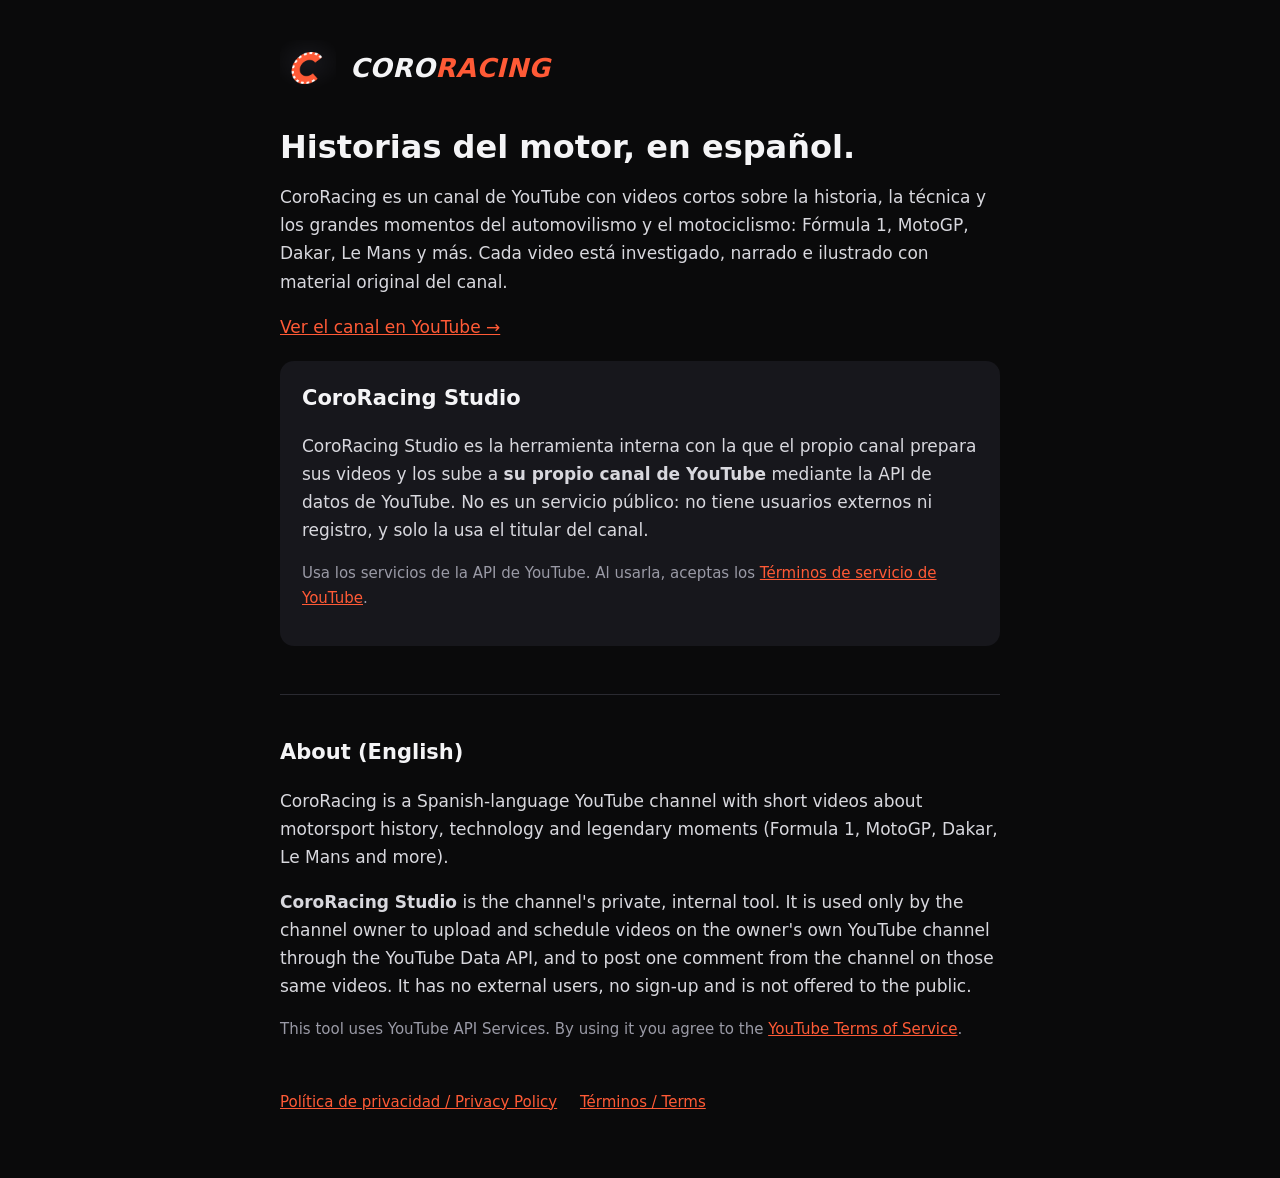
<file: index.html>
<!doctype html>
<html lang="es">
<head>
  <meta charset="utf-8">
  <meta name="viewport" content="width=device-width, initial-scale=1">
  <title>CoroRacing</title>
  <meta name="description" content="CoroRacing — historias del motor en español. Motorsport stories in Spanish.">
  <link rel="icon" href="logo.png">
  <link rel="stylesheet" href="style.css">
</head>
<body>
<main>
  <header>
    <img src="logo.png" alt="CoroRacing">
    <div class="wordmark">CORO<span>RACING</span></div>
  </header>

  <h1>Historias del motor, en español.</h1>
  <p>CoroRacing es un canal de YouTube con videos cortos sobre la historia,
  la técnica y los grandes momentos del automovilismo y el motociclismo:
  Fórmula 1, MotoGP, Dakar, Le Mans y más. Cada video está investigado,
  narrado e ilustrado con material original del canal.</p>

  <p><a href="https://www.youtube.com/@cororacingmotorsports">Ver el canal en YouTube →</a></p>

  <div class="card">
    <h2 style="margin-top:0">CoroRacing Studio</h2>
    <p>CoroRacing Studio es la herramienta interna con la que el propio
    canal prepara sus videos y los sube a <strong>su propio canal de
    YouTube</strong> mediante la API de datos de YouTube. No es un servicio
    público: no tiene usuarios externos ni registro, y solo la usa el
    titular del canal.</p>
    <p class="muted">Usa los servicios de la API de YouTube. Al usarla,
    aceptas los <a href="https://www.youtube.com/t/terms">Términos de
    servicio de YouTube</a>.</p>
  </div>

  <section class="lang" lang="en">
    <h2>About (English)</h2>
    <p>CoroRacing is a Spanish-language YouTube channel with short videos about
    motorsport history, technology and legendary moments (Formula 1, MotoGP,
    Dakar, Le Mans and more).</p>
    <p><strong>CoroRacing Studio</strong> is the channel's private, internal
    tool. It is used only by the channel owner to upload and schedule videos
    on the owner's own YouTube channel through the YouTube Data API, and to
    post one comment from the channel on those same videos. It has no
    external users, no sign-up and is not offered to the public.</p>
    <p class="muted">This tool uses YouTube API Services. By using it you agree
    to the <a href="https://www.youtube.com/t/terms">YouTube Terms of Service</a>.</p>
  </section>

  <nav>
    <a href="privacy.html">Política de privacidad / Privacy Policy</a>
    <a href="terms.html">Términos / Terms</a>
  </nav>
</main>
</body>
</html>
</file>
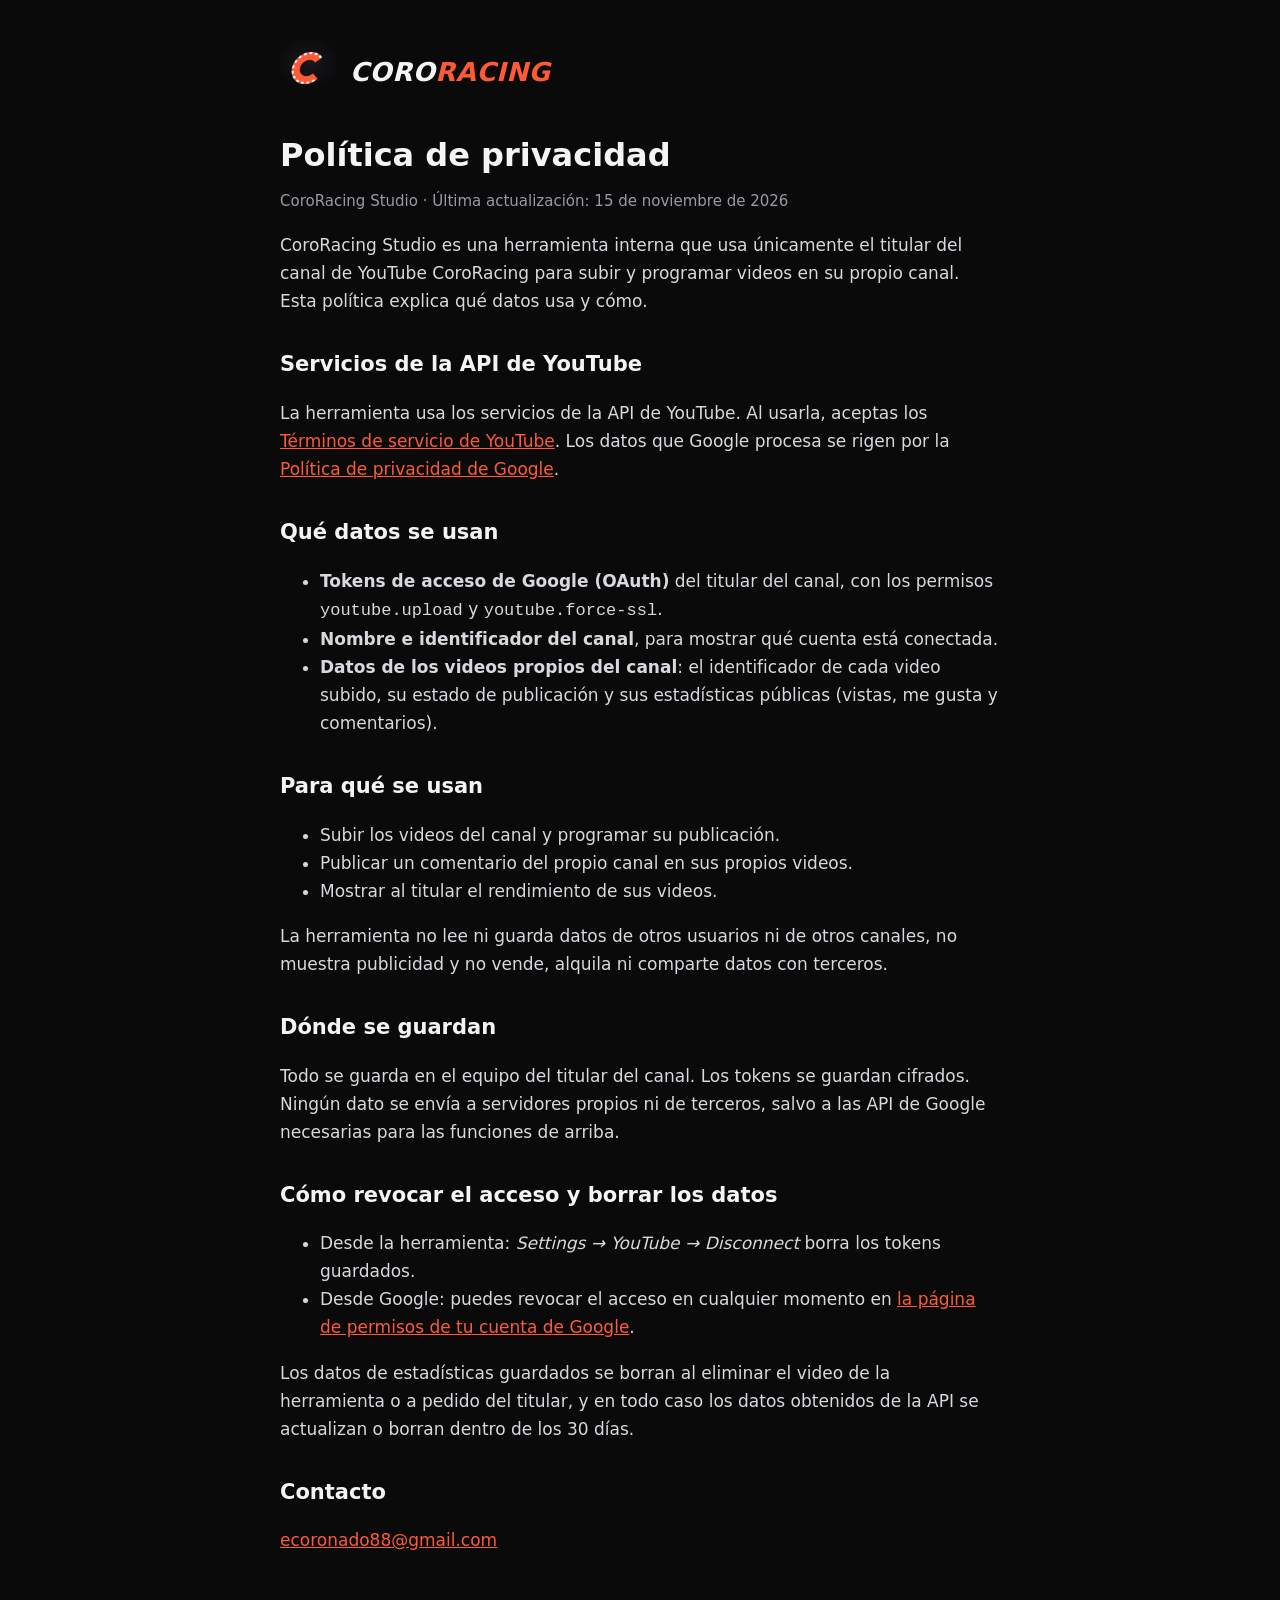
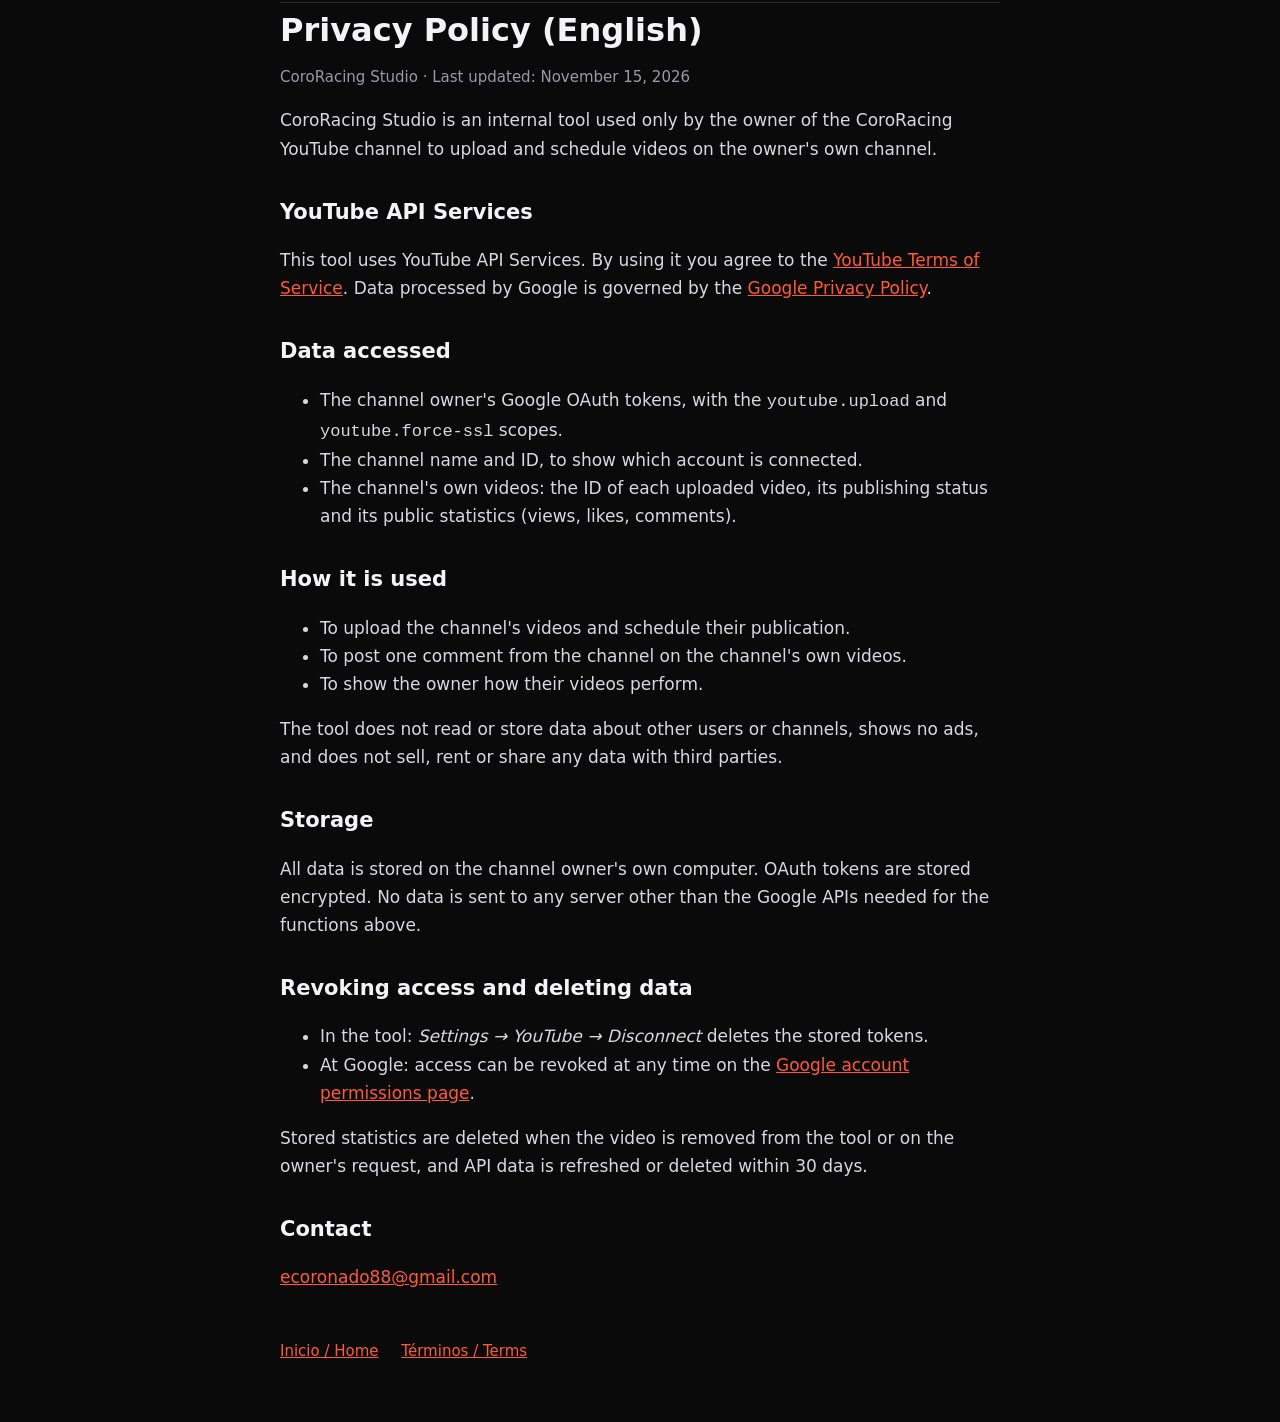
<file: privacy.html>
<!doctype html>
<html lang="es">
<head>
  <meta charset="utf-8">
  <meta name="viewport" content="width=device-width, initial-scale=1">
  <title>Privacidad — CoroRacing</title>
  <link rel="icon" href="logo.png">
  <link rel="stylesheet" href="style.css">
</head>
<body>
<main>
  <header>
    <a href="index.html"><img src="logo.png" alt="CoroRacing"></a>
    <a href="index.html" class="wordmark">CORO<span>RACING</span></a>
  </header>

  <h1>Política de privacidad</h1>
  <p class="muted">CoroRacing Studio · Última actualización: 15 de noviembre de 2026</p>

  <p>CoroRacing Studio es una herramienta interna que usa únicamente el
  titular del canal de YouTube CoroRacing para subir y programar videos en
  su propio canal. Esta política explica qué datos usa y cómo.</p>

  <h2>Servicios de la API de YouTube</h2>
  <p>La herramienta usa los servicios de la API de YouTube. Al usarla,
  aceptas los <a href="https://www.youtube.com/t/terms">Términos de servicio
  de YouTube</a>. Los datos que Google procesa se rigen por la
  <a href="https://policies.google.com/privacy">Política de privacidad de
  Google</a>.</p>

  <h2>Qué datos se usan</h2>
  <ul>
    <li><strong>Tokens de acceso de Google (OAuth)</strong> del titular del
    canal, con los permisos <code>youtube.upload</code> y
    <code>youtube.force-ssl</code>.</li>
    <li><strong>Nombre e identificador del canal</strong>, para mostrar qué
    cuenta está conectada.</li>
    <li><strong>Datos de los videos propios del canal</strong>: el
    identificador de cada video subido, su estado de publicación y sus
    estadísticas públicas (vistas, me gusta y comentarios).</li>
  </ul>

  <h2>Para qué se usan</h2>
  <ul>
    <li>Subir los videos del canal y programar su publicación.</li>
    <li>Publicar un comentario del propio canal en sus propios videos.</li>
    <li>Mostrar al titular el rendimiento de sus videos.</li>
  </ul>
  <p>La herramienta no lee ni guarda datos de otros usuarios ni de otros
  canales, no muestra publicidad y no vende, alquila ni comparte datos con
  terceros.</p>

  <h2>Dónde se guardan</h2>
  <p>Todo se guarda en el equipo del titular del canal. Los tokens se
  guardan cifrados. Ningún dato se envía a servidores propios ni de
  terceros, salvo a las API de Google necesarias para las funciones de
  arriba.</p>

  <h2>Cómo revocar el acceso y borrar los datos</h2>
  <ul>
    <li>Desde la herramienta: <em>Settings → YouTube → Disconnect</em> borra
    los tokens guardados.</li>
    <li>Desde Google: puedes revocar el acceso en cualquier momento en
    <a href="https://security.google.com/settings/security/permissions">la
    página de permisos de tu cuenta de Google</a>.</li>
  </ul>
  <p>Los datos de estadísticas guardados se borran al eliminar el video de la
  herramienta o a pedido del titular, y en todo caso los datos obtenidos de
  la API se actualizan o borran dentro de los 30 días.</p>

  <h2>Contacto</h2>
  <p><a href="mailto:ecoronado88@gmail.com">ecoronado88@gmail.com</a></p>

  <section class="lang" lang="en">
    <h1>Privacy Policy (English)</h1>
    <p class="muted">CoroRacing Studio · Last updated: November 15, 2026</p>

    <p>CoroRacing Studio is an internal tool used only by the owner of the
    CoroRacing YouTube channel to upload and schedule videos on the owner's
    own channel.</p>

    <h2>YouTube API Services</h2>
    <p>This tool uses YouTube API Services. By using it you agree to the
    <a href="https://www.youtube.com/t/terms">YouTube Terms of Service</a>.
    Data processed by Google is governed by the
    <a href="https://policies.google.com/privacy">Google Privacy Policy</a>.</p>

    <h2>Data accessed</h2>
    <ul>
      <li>The channel owner's Google OAuth tokens, with the
      <code>youtube.upload</code> and <code>youtube.force-ssl</code> scopes.</li>
      <li>The channel name and ID, to show which account is connected.</li>
      <li>The channel's own videos: the ID of each uploaded video, its
      publishing status and its public statistics (views, likes, comments).</li>
    </ul>

    <h2>How it is used</h2>
    <ul>
      <li>To upload the channel's videos and schedule their publication.</li>
      <li>To post one comment from the channel on the channel's own videos.</li>
      <li>To show the owner how their videos perform.</li>
    </ul>
    <p>The tool does not read or store data about other users or channels,
    shows no ads, and does not sell, rent or share any data with third
    parties.</p>

    <h2>Storage</h2>
    <p>All data is stored on the channel owner's own computer. OAuth tokens
    are stored encrypted. No data is sent to any server other than the
    Google APIs needed for the functions above.</p>

    <h2>Revoking access and deleting data</h2>
    <ul>
      <li>In the tool: <em>Settings → YouTube → Disconnect</em> deletes the
      stored tokens.</li>
      <li>At Google: access can be revoked at any time on the
      <a href="https://security.google.com/settings/security/permissions">Google
      account permissions page</a>.</li>
    </ul>
    <p>Stored statistics are deleted when the video is removed from the tool
    or on the owner's request, and API data is refreshed or deleted within
    30 days.</p>

    <h2>Contact</h2>
    <p><a href="mailto:ecoronado88@gmail.com">ecoronado88@gmail.com</a></p>
  </section>

  <nav>
    <a href="index.html">Inicio / Home</a>
    <a href="terms.html">Términos / Terms</a>
  </nav>
</main>
</body>
</html>
</file>
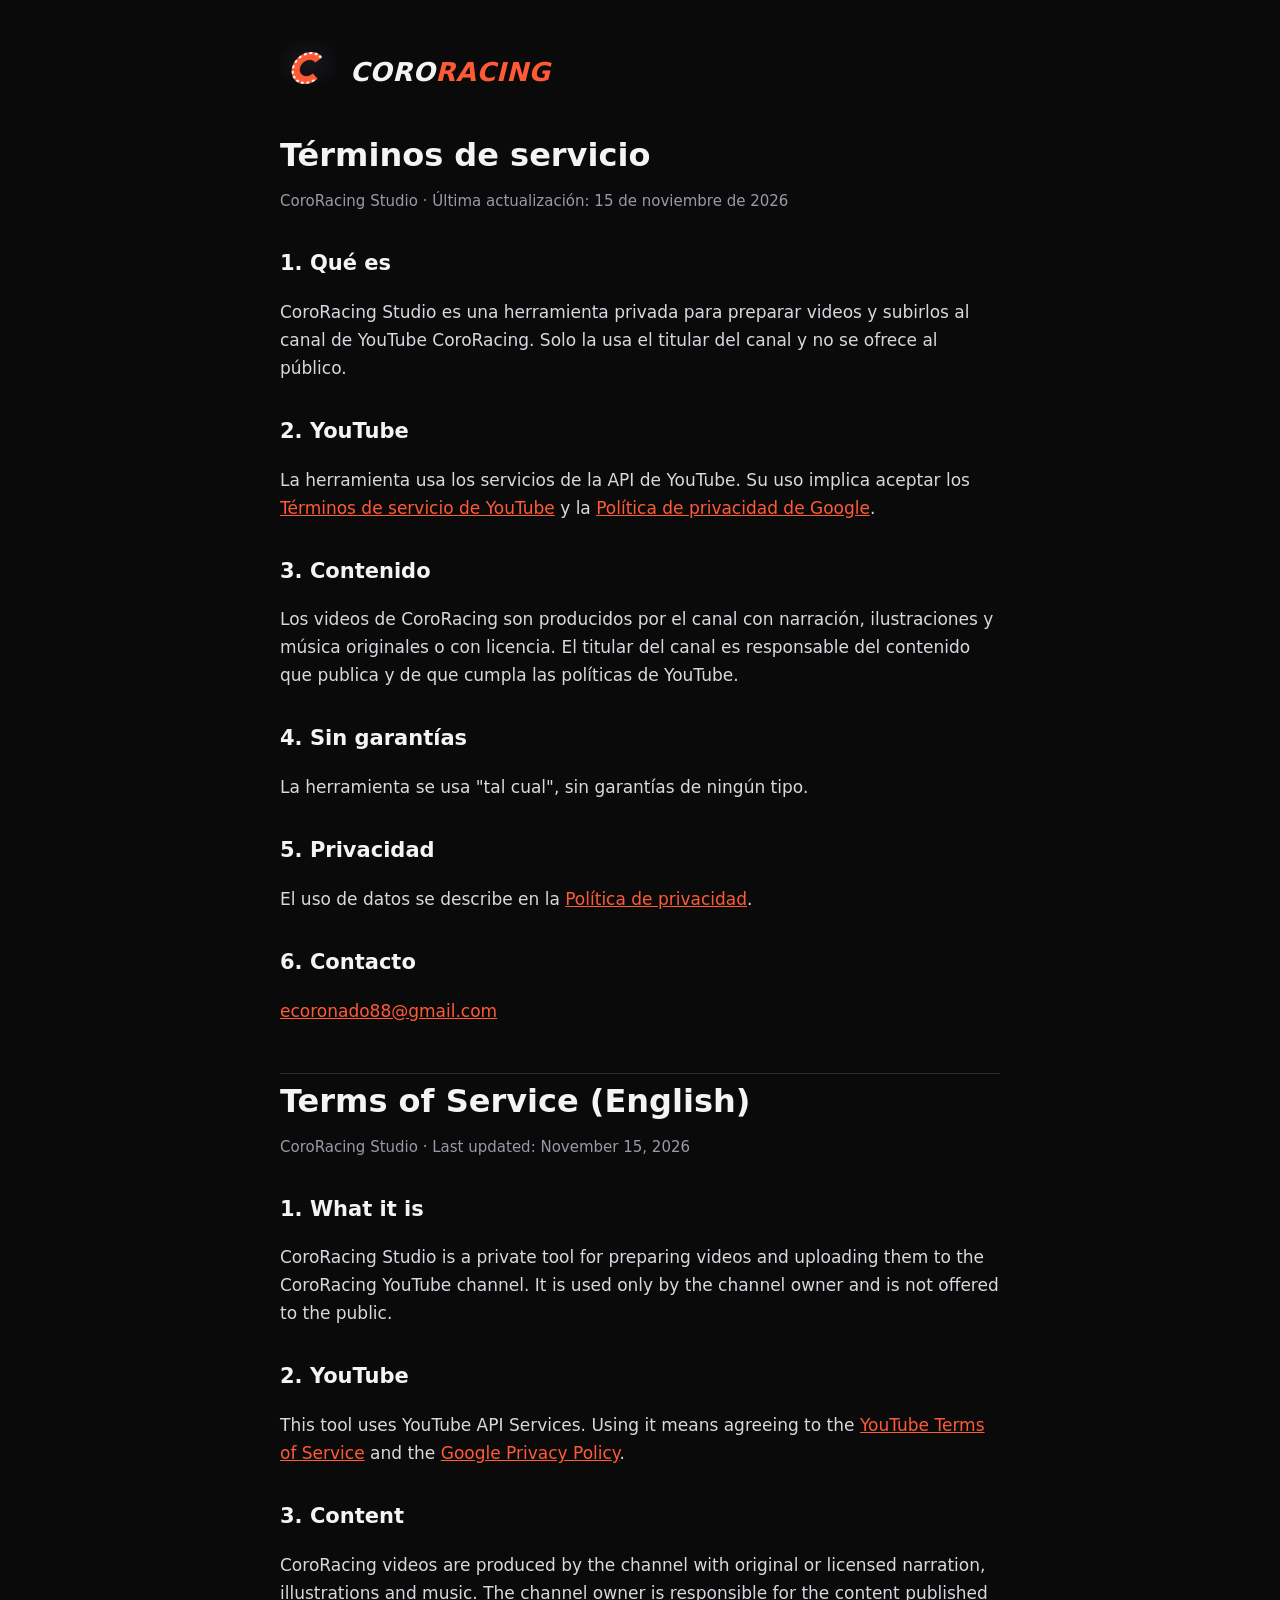
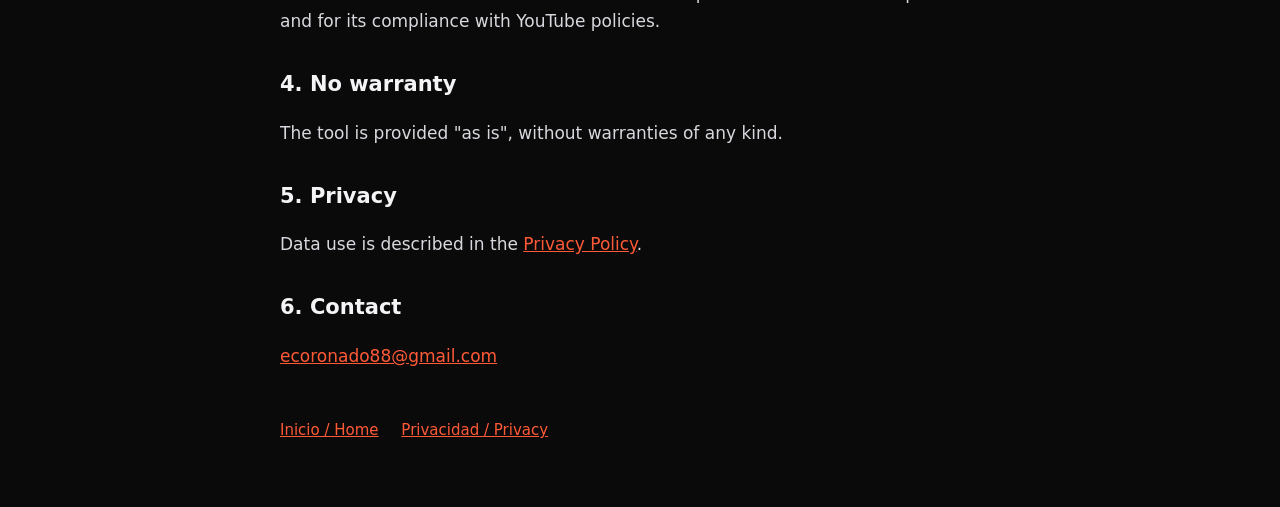
<file: terms.html>
<!doctype html>
<html lang="es">
<head>
  <meta charset="utf-8">
  <meta name="viewport" content="width=device-width, initial-scale=1">
  <title>Términos — CoroRacing</title>
  <link rel="icon" href="logo.png">
  <link rel="stylesheet" href="style.css">
</head>
<body>
<main>
  <header>
    <a href="index.html"><img src="logo.png" alt="CoroRacing"></a>
    <a href="index.html" class="wordmark">CORO<span>RACING</span></a>
  </header>

  <h1>Términos de servicio</h1>
  <p class="muted">CoroRacing Studio · Última actualización: 15 de noviembre de 2026</p>

  <h2>1. Qué es</h2>
  <p>CoroRacing Studio es una herramienta privada para preparar videos y
  subirlos al canal de YouTube CoroRacing. Solo la usa el titular del canal
  y no se ofrece al público.</p>

  <h2>2. YouTube</h2>
  <p>La herramienta usa los servicios de la API de YouTube. Su uso implica
  aceptar los <a href="https://www.youtube.com/t/terms">Términos de servicio
  de YouTube</a> y la <a href="https://policies.google.com/privacy">Política
  de privacidad de Google</a>.</p>

  <h2>3. Contenido</h2>
  <p>Los videos de CoroRacing son producidos por el canal con narración,
  ilustraciones y música originales o con licencia. El titular del canal es
  responsable del contenido que publica y de que cumpla las políticas de
  YouTube.</p>

  <h2>4. Sin garantías</h2>
  <p>La herramienta se usa "tal cual", sin garantías de ningún tipo.</p>

  <h2>5. Privacidad</h2>
  <p>El uso de datos se describe en la <a href="privacy.html">Política de
  privacidad</a>.</p>

  <h2>6. Contacto</h2>
  <p><a href="mailto:ecoronado88@gmail.com">ecoronado88@gmail.com</a></p>

  <section class="lang" lang="en">
    <h1>Terms of Service (English)</h1>
    <p class="muted">CoroRacing Studio · Last updated: November 15, 2026</p>
    <h2>1. What it is</h2>
    <p>CoroRacing Studio is a private tool for preparing videos and uploading
    them to the CoroRacing YouTube channel. It is used only by the channel
    owner and is not offered to the public.</p>
    <h2>2. YouTube</h2>
    <p>This tool uses YouTube API Services. Using it means agreeing to the
    <a href="https://www.youtube.com/t/terms">YouTube Terms of Service</a> and
    the <a href="https://policies.google.com/privacy">Google Privacy Policy</a>.</p>
    <h2>3. Content</h2>
    <p>CoroRacing videos are produced by the channel with original or licensed
    narration, illustrations and music. The channel owner is responsible for
    the content published and for its compliance with YouTube policies.</p>
    <h2>4. No warranty</h2>
    <p>The tool is provided "as is", without warranties of any kind.</p>
    <h2>5. Privacy</h2>
    <p>Data use is described in the <a href="privacy.html">Privacy Policy</a>.</p>
    <h2>6. Contact</h2>
    <p><a href="mailto:ecoronado88@gmail.com">ecoronado88@gmail.com</a></p>
  </section>

  <nav>
    <a href="index.html">Inicio / Home</a>
    <a href="privacy.html">Privacidad / Privacy</a>
  </nav>
</main>
</body>
</html>
</file>
<file: style.css>
:root {
  --bg: #0a0a0b;
  --surface: #17171c;
  --accent: #ff5a36;
  --text: #f4f4f6;
  --muted: #9a9aa6;
}
* { box-sizing: border-box; }
body {
  margin: 0;
  background: var(--bg);
  color: var(--text);
  font: 17px/1.65 "Titillium Web", system-ui, -apple-system, "Segoe UI", sans-serif;
}
main { max-width: 760px; margin: 0 auto; padding: 40px 20px 64px; }
header { display: flex; align-items: center; gap: 14px; margin-bottom: 32px; }
header img { width: 56px; height: 56px; border-radius: 12px; }
header a { color: inherit; text-decoration: none; }
.wordmark { font-weight: 900; font-style: italic; font-size: 26px; letter-spacing: 0.5px; }
.wordmark span { color: var(--accent); }
h1 { font-size: 32px; line-height: 1.2; margin: 0 0 8px; }
h2 { font-size: 21px; margin: 32px 0 8px; }
p, li { color: #d8d8de; }
.muted { color: var(--muted); font-size: 15px; }
a { color: var(--accent); }
.card { background: var(--surface); border-radius: 14px; padding: 20px 22px; margin: 20px 0; }
.lang { border-top: 1px solid #2a2a31; margin-top: 48px; padding-top: 8px; }
nav { margin-top: 48px; font-size: 15px; color: var(--muted); }
nav a { margin-right: 18px; }
</file>
